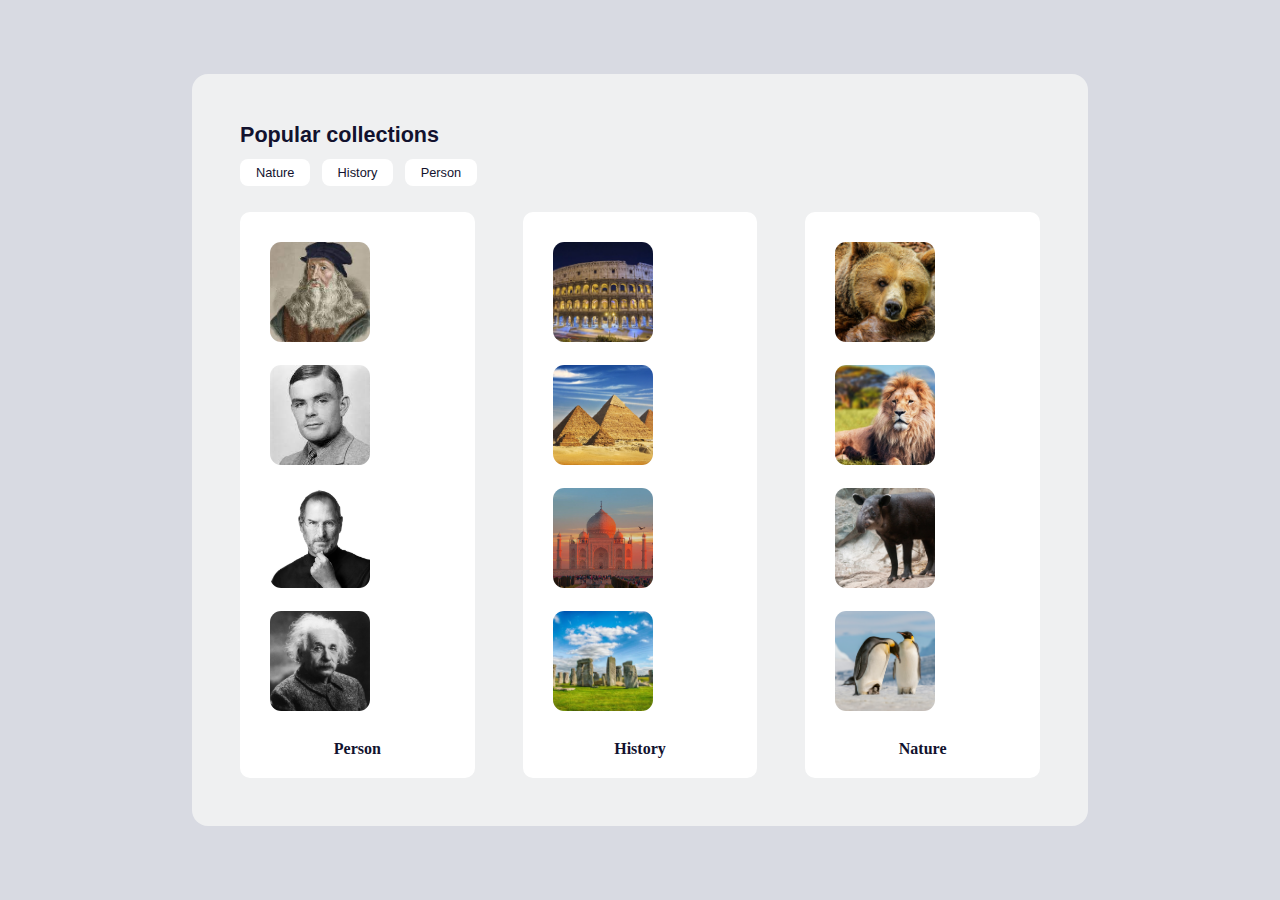
<file: 2_DataDivers3 (2) (2)/2_DataDivers3/index.html>
<!DOCTYPE html>
<html lang="en">
<head>
    <meta charset="UTF-8">
    <meta name="viewport" content="width=device-width, initial-scale=1.0">
    <link rel="stylesheet" href="https://unicons.iconscout.com/release/v4.0.8/css/line.css">
    <title> Image gallery</title>
    <link rel="stylesheet" href="style.css">
    <script src="script.js"></script>
</head>
<body>
    <main>
        <h2>
            Popular collections
        </h2>
        <ul class="categories">
            
            
            <li>
                <a class="category"> Nature </a>
            </li>
            <li>
                <a class="category"> History </a>
            </li>
            <li>
                <a class="category"> Person </a>
            </li>
        </ul>

        <section class="galleries">

            <article class="gallery" data-category="person">
                <div class="gallery_images">

                <div  class="gallery_images-thumbnail">
                    <img src="Assets/project-1-of-5-assets-main/person_images/leo_da_vinci.jpeg" alt="Person One" class="gallery-thumbnail" onclick="openGallery('profile')">
                    <img src="Assets/project-1-of-5-assets-main/person_images/alan_turing.jpeg" alt=" Person Two" class="gallery-thumbnail" onclick="openGallery('profile')">
                    <img src="Assets/project-1-of-5-assets-main/person_images/steve_jobs.jpg" alt="Person Three" class="gallery-thumbnail" onclick="openGallery('profile')">
                    <img src="Assets/project-1-of-5-assets-main/person_images/albert_einstein.jpg" alt="Person Four" class="gallery-thumbnail" onclick="openGallery('profile')">
                </div>
                
                </div>
                <div class="gallery_info">
                     <p>Person</p>
                     <small><i class="uis uis-image-v"></i></small>
                </div>
            </article>

            <article class="gallery" data-category="history">
                <div class="gallery_images">

                <div  class="gallery_images-thumbnail">
                    <img src="Assets/project-1-of-5-assets-main/history_images/colosseum.jpg" alt="History One" class="gallery-thumbnail" onclick="openGall('profile')">
                    <img src="Assets/project-1-of-5-assets-main/history_images/pyramids_of_giza.jpg" alt="History Two" class="gallery-thumbnail" onclick="openGall('profile')">
                    <img src="Assets/project-1-of-5-assets-main/history_images/taj_mahal.jpg" alt="history Three" class="gallery-thumbnail" onclick="openGall('profile')">
                    <img src="Assets/project-1-of-5-assets-main/history_images/stonehenge.jpg" alt="History Four" class="gallery-thumbnail" onclick="openGall('profile')">
                </div>
                
                </div>
                <div class="gallery_info">
                     <p>History</p>
                     <small><i class="uis uis-image-v"></i></small>
                </div>
            </article>

            <article class="gallery" data-category="nature">
                <div class="gallery_images">

                <div  class="gallery_images-thumbnail">
                    <img src="Assets/project-1-of-5-assets-main/nature_images/nature3.jpg" alt="Nature One" class="gallery-thumbnail" onclick="opengal('profile')">
                    <img src="Assets/project-1-of-5-assets-main/nature_images/nature1.jpg" alt="Nature Two" class="gallery-thumbnail" onclick="opengal('profile')">
                    <img src="Assets/project-1-of-5-assets-main/nature_images/nature5.jpeg" alt="Nature Three" class="gallery-thumbnail" onclick="opengal('profile')">
                    <img src="Assets/project-1-of-5-assets-main/nature_images/nature4.jpg" alt="Nature Four" class="gallery-thumbnail" onclick="opengal('profile')">
                </div>
                
                </div>
                <div class="gallery_info">
                     <p>Nature</p>
                     <small><i class="uis uis-image-v"></i></small>
                </div>
            </article>
            
        </section>
    </main>
    
</body>
</html>
</file>
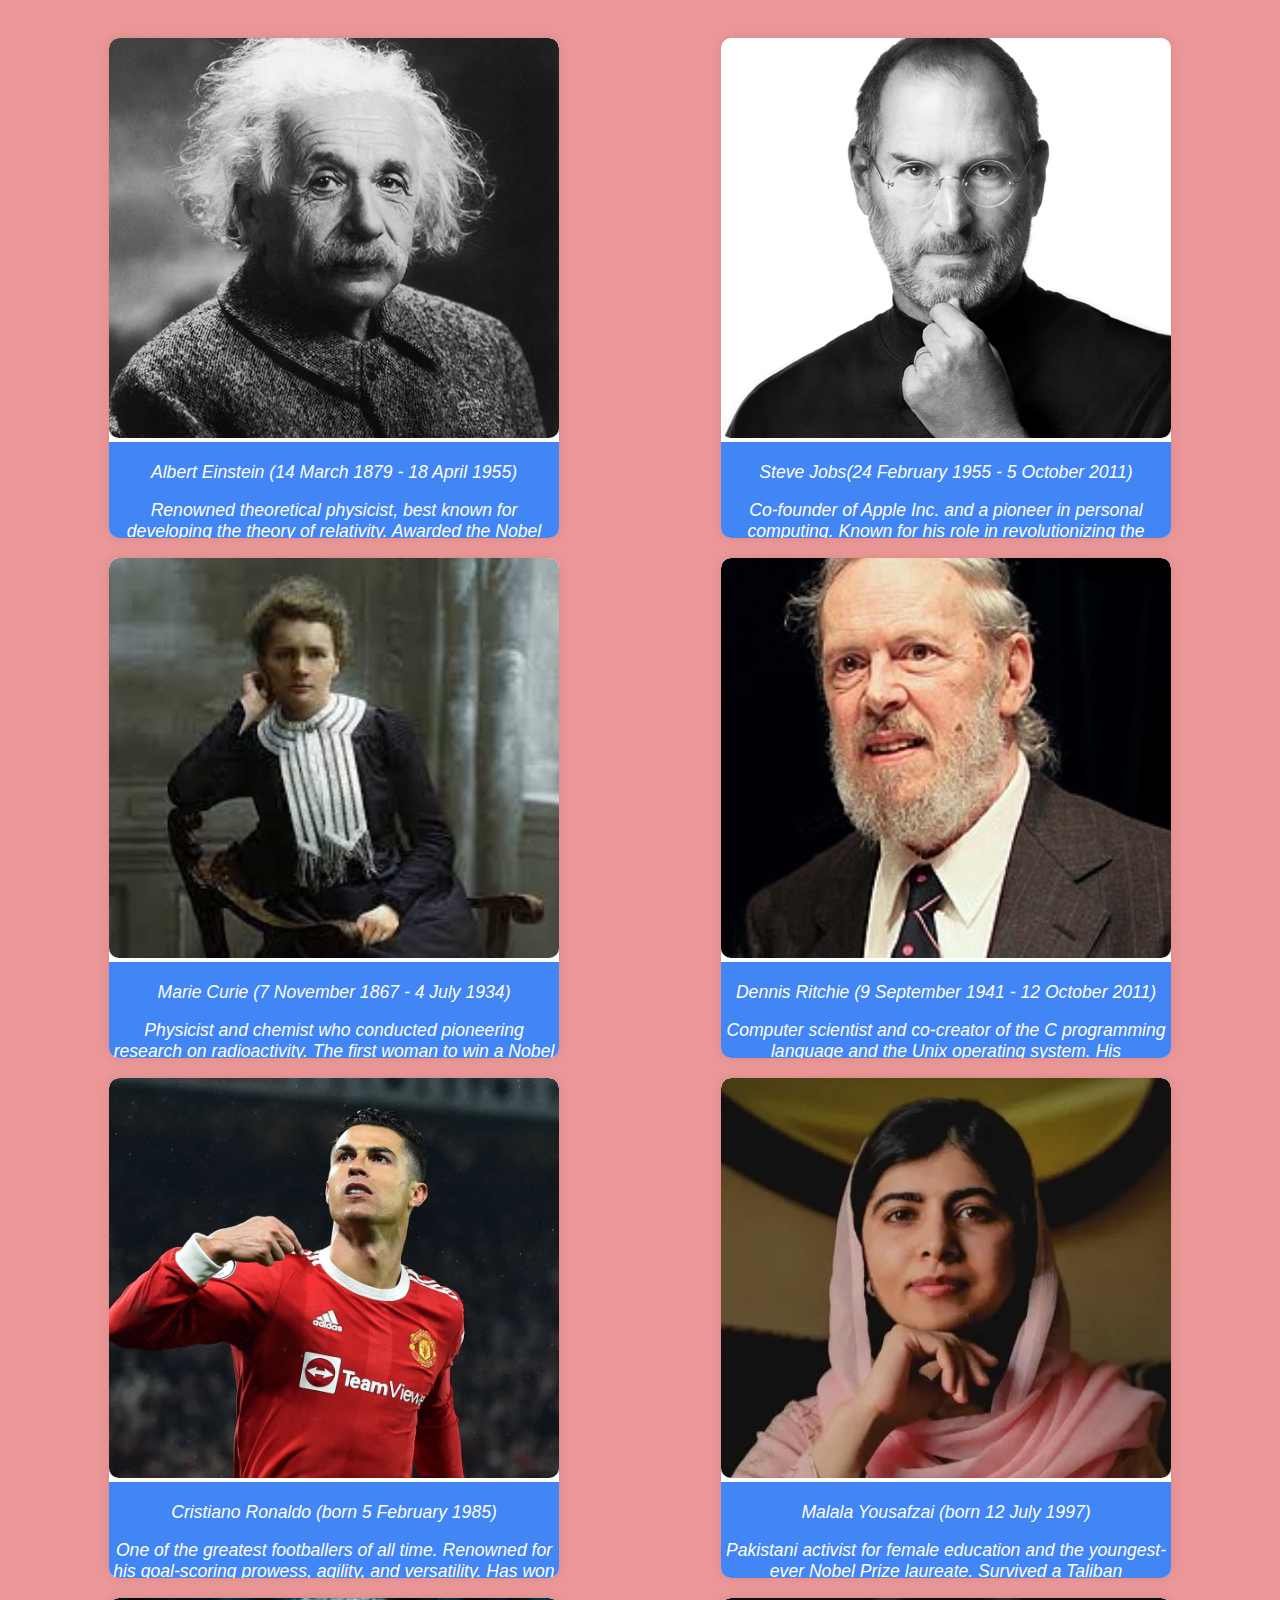
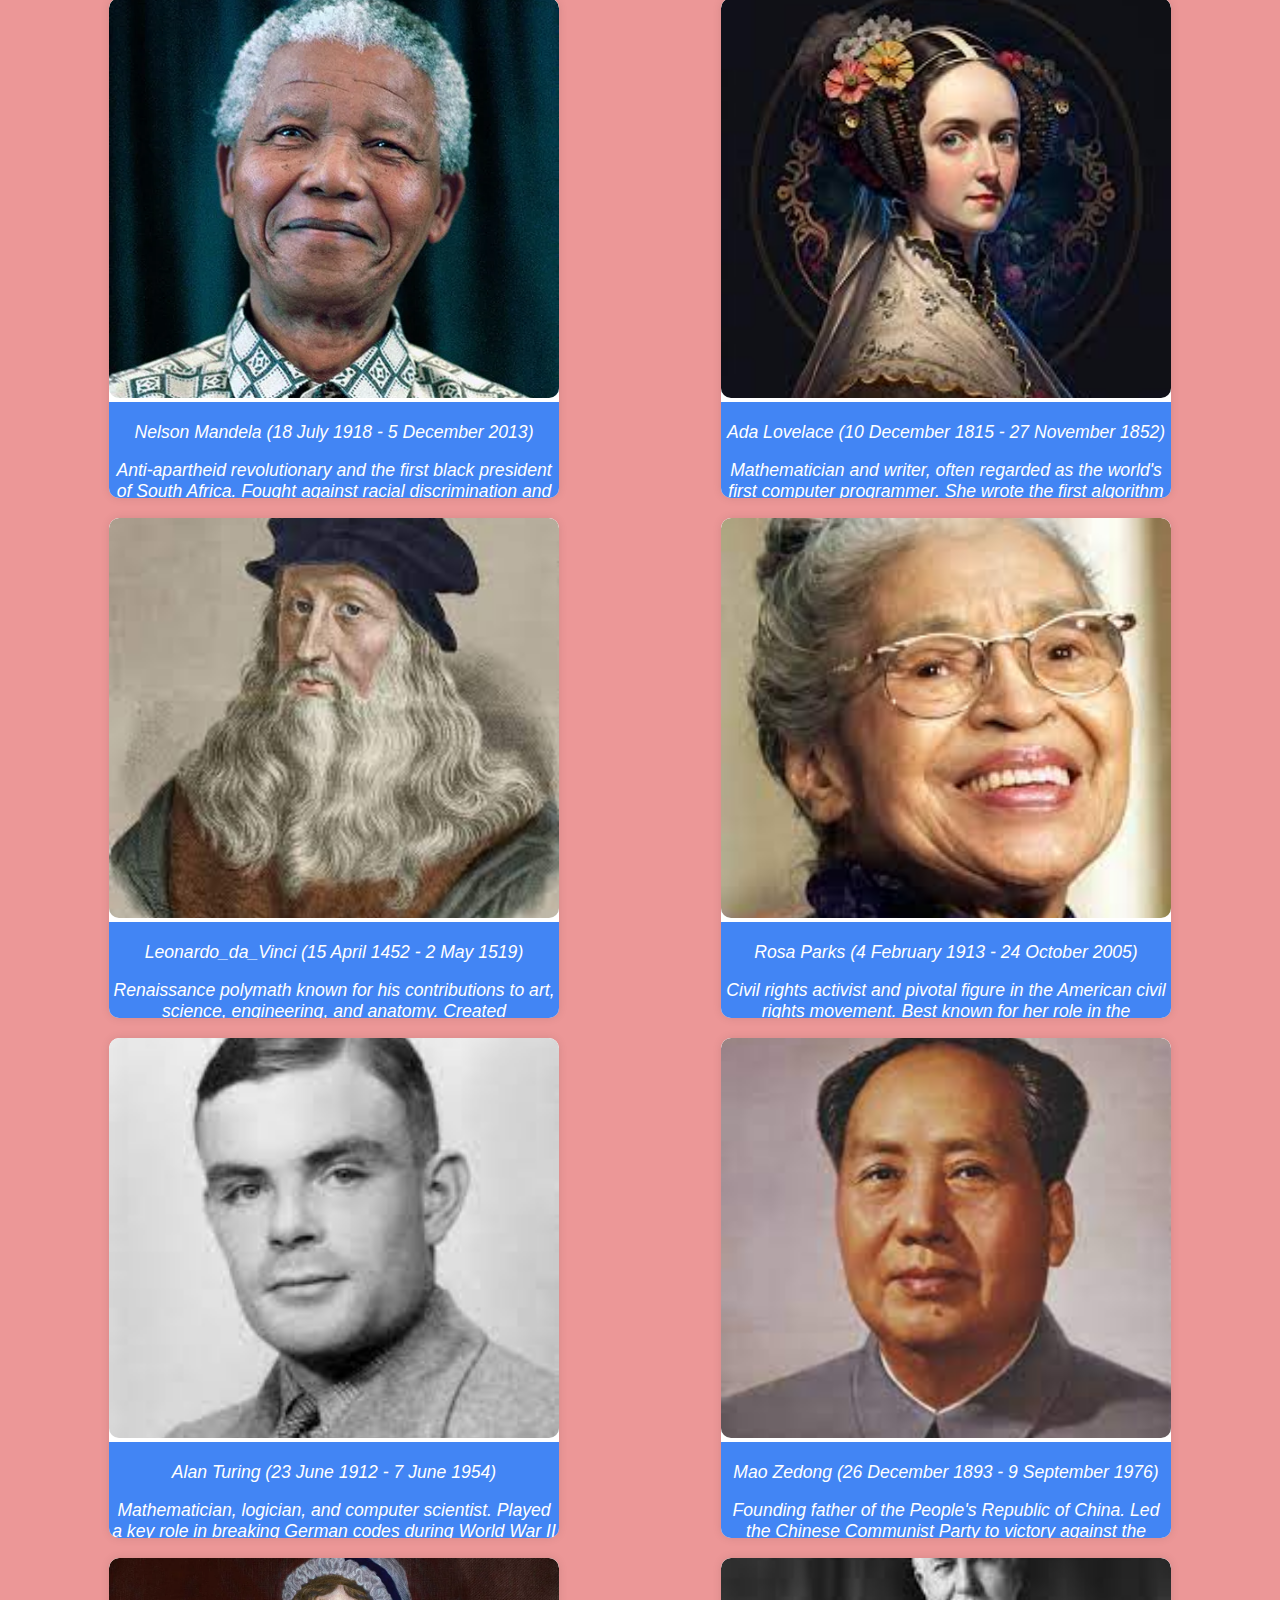
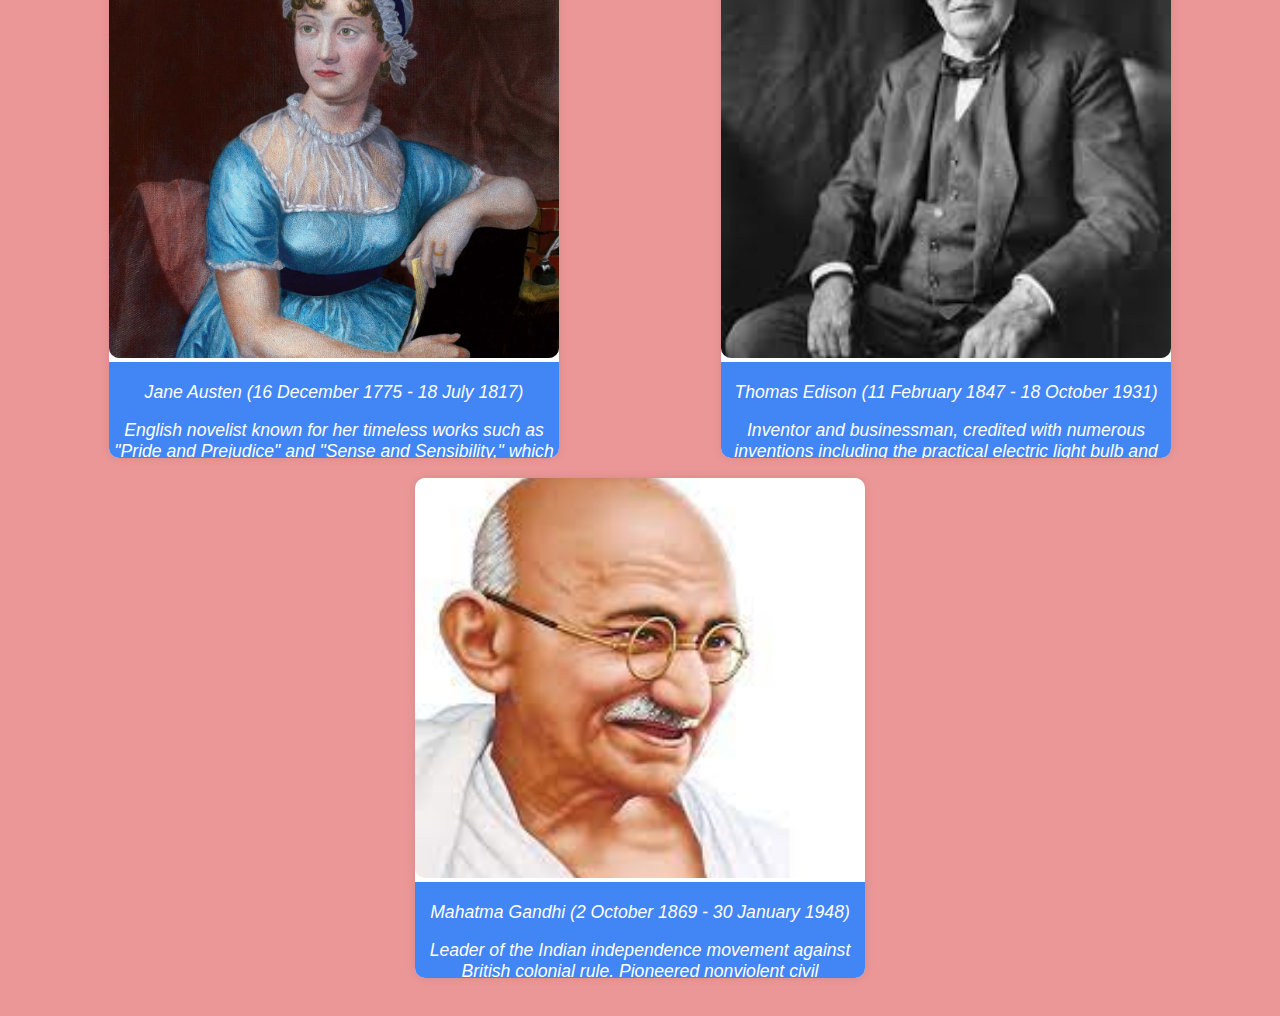
<file: 2_DataDivers3 (2) (2)/2_DataDivers3/another.html>
<!DOCTYPE html>
<html lang="en">
<head>
    <meta charset="UTF-8">
    <meta name="viewport" content="width=device-width, initial-scale=1.0">
    <title>Gallery</title>
    <link rel="stylesheet" href="gallery.css">
</head>
<body>

    <div class="gallery">
        <!-- Example image data with Wikipedia links -->
        
        <!-- Add more gallery items as needed -->
        <div class="gallery-item">
            <img src="Assets/project-1-of-5-assets-main/person_images/albert_einstein.jpg" alt="Albert Einstein">
            <a href="https://en.wikipedia.org/wiki/Albert_Einstein" class="wikipedia-link">
                <p>Albert Einstein (14 March 1879 - 18 April 1955)</p>
                <p>Renowned theoretical physicist, best known for developing the theory of relativity. Awarded the Nobel Prize in Physics in 1921 for his explanation of the photoelectric effect.</p>
            </a>
        </div>

        <div class="gallery-item">
            <img src="Assets/project-1-of-5-assets-main/person_images/steve_jobs.jpg" alt="Steve Jobs">
            <a href="https://en.wikipedia.org/wiki/Steve_Jobs" class="wikipedia-link">
                <p>Steve Jobs(24 February 1955 - 5 October 2011)</p>
                <p>Co-founder of Apple Inc. and a pioneer in personal computing. Known for his role in revolutionizing the technology industry with products like the Macintosh, iPod, iPhone, and iPad.</p>
            </a>
        </div>
        
        <div class="gallery-item">
            <img src="Assets/project-1-of-5-assets-main/person_images/marie_curie.jpeg" alt="Marie Curie">
            <a href="https://en.wikipedia.org/wiki/Marie_Curie" class="wikipedia-link">
                <p>Marie Curie (7 November 1867 - 4 July 1934)</p>
                <p>Physicist and chemist who conducted pioneering research on radioactivity. The first woman to win a Nobel Prize and remains the only person to have received Nobel Prizes in two different scientific fields.</p>
            </a>
        </div>

        <div class="gallery-item">
            <img src="Assets/project-1-of-5-assets-main/person_images/dennis_ritchie.jpg" alt="Dennis Ritchie">
            <a href="https://en.wikipedia.org/wiki/Dennis_Ritchie" class="wikipedia-link">
                <p>Dennis Ritchie (9 September 1941 - 12 October 2011)</p>
                <p>Computer scientist and co-creator of the C programming language and the Unix operating system. His contributions laid the foundation for modern software development.</p>
            </a>
        </div>
        
        <div class="gallery-item">
            <img src="Assets/project-1-of-5-assets-main/person_images/christiano_ronaldo.jpg" alt="Christiano Ronaldo">
            <a href="https://en.wikipedia.org/wiki/Cristiano_Ronaldo" class="wikipedia-link">
                <p> Cristiano Ronaldo (born 5 February 1985)</p>
                <p>One of the greatest footballers of all time. Renowned for his goal-scoring prowess, agility, and versatility. Has won numerous awards, including multiple FIFA Ballon d'Or titles.</p>
            </a>
        </div>

        <div class="gallery-item">
            <img src="Assets/project-1-of-5-assets-main/person_images/malala_yousafzai.webp" alt="Malala Yousafzai">
            <a href="https://en.wikipedia.org/wiki/Malala_Yousafzai" class="wikipedia-link">
                <P>Malala Yousafzai (born 12 July 1997)</P>
                <p>Pakistani activist for female education and the youngest-ever Nobel Prize laureate. Survived a Taliban assassination attempt for her advocacy of girls' education, and continues to be a global symbol for the rights of girls to receive an education.</p>
            </a>
        </div>
        
        <div class="gallery-item">
            <img src="Assets/project-1-of-5-assets-main/person_images/nelson_mandela.webp" alt="Nelson Mandela">
            <a href="https://en.wikipedia.org/wiki/Nelson_Mandela" class="wikipedia-link">
                <p>Nelson Mandela (18 July 1918 - 5 December 2013)</p>
                <p>Anti-apartheid revolutionary and the first black president of South Africa. Fought against racial discrimination and played a crucial role in ending apartheid.</p>
            </a>
        </div>

        <div class="gallery-item">
            <img src="Assets/project-1-of-5-assets-main/person_images/ada_lovelace.jpeg" alt="Ada Lovelace">
            <a href="https://en.wikipedia.org/wiki/Ada_Lovelace" class="wikipedia-link">
                <p>Ada Lovelace (10 December 1815 - 27 November 1852)</p>
                <p>Mathematician and writer, often regarded as the world's first computer programmer. She wrote the first algorithm intended for implementation on Charles Babbage's Analytical Engine.</p>
            </a>
        </div>

        <div class="gallery-item">
            <img src="Assets/project-1-of-5-assets-main/person_images/leo_da_vinci.jpeg" alt="Leonardo da Vinci">
            <a href="https://en.wikipedia.org/wiki/Leonardo_da_Vinci" class="wikipedia-link">
                <p>Leonardo_da_Vinci (15 April 1452 - 2 May 1519)</p>
                <p>Renaissance polymath known for his contributions to art, science, engineering, and anatomy. Created masterpieces like the Mona Lisa and The Last Supper.</p>
            </a>
        </div>
       
        <div class="gallery-item">
            <img src="Assets/project-1-of-5-assets-main/person_images/rosa_parks.jpeg" alt="">
            <a href="https://en.wikipedia.org/wiki/Rosa_Parks" class="wikipedia-link">
                <p>Rosa Parks (4 February 1913 - 24 October 2005)</p>
                <p>Civil rights activist and pivotal figure in the American civil rights movement. Best known for her role in the Montgomery Bus Boycott after refusing to give up her seat to a white man.</p>
            </a>
        </div>

        <div class="gallery-item">
            <img src="Assets/project-1-of-5-assets-main/person_images/alan_turing.jpeg" alt="Alan Turing">
            <a href="https://en.wikipedia.org/wiki/Alan_Turing" class="wikipedia-link">
                <p>Alan Turing (23 June 1912 - 7 June 1954) </p>
                <p>Mathematician, logician, and computer scientist. Played a key role in breaking German codes during World War II and is considered the father of computer science.</p>
            </a>
        </div>

        <div class="gallery-item">
            <img src="Assets/project-1-of-5-assets-main/person_images/mao_zedong.jpeg" alt="Mao Zedong">
            <a href="https://en.wikipedia.org/wiki/Mao_Zedong" class="wikipedia-link">
                <p>Mao Zedong (26 December 1893 - 9 September 1976)</p>
                <p>Founding father of the People's Republic of China. Led the Chinese Communist Party to victory against the Nationalists, establishing communist rule in China.</p>
            </a>
        </div>

        <div class="gallery-item">
            <img src="Assets/project-1-of-5-assets-main/person_images/jane_austen.webp" alt="Jane Austen">
            <a href="https://en.wikipedia.org/wiki/Jane_Austen" class="wikipedia-link">
                <p>Jane Austen (16 December 1775 - 18 July 1817)</p>
                <p>English novelist known for her timeless works such as "Pride and Prejudice" and "Sense and Sensibility," which explore themes of love, morality, and societal expectations.</p>
            </a>
        </div>

        <div class="gallery-item">
            <img src="Assets/project-1-of-5-assets-main/person_images/thomas_edison.jpeg" alt="Thomas Edison">
            <a href="https://en.wikipedia.org/wiki/Thomas_Edison" class="wikipedia-link">
                <p>Thomas Edison (11 February 1847 - 18 October 1931)</p>
                <p>Inventor and businessman, credited with numerous inventions including the practical electric light bulb and the phonograph. A key figure in the development of the modern industrial research laboratory.</p>
            </a>
        </div>

        <div class="gallery-item">
            <img src="Assets/project-1-of-5-assets-main/person_images/gandhi.jpeg" alt="Mahatma Gandhi">
            <a href="https://en.wikipedia.org/wiki/Mahatma_Gandhi" class="wikipedia-link">
                <p>Mahatma Gandhi (2 October 1869 - 30 January 1948)</p>
                <p>Leader of the Indian independence movement against British colonial rule. Pioneered nonviolent civil disobedience as a powerful tool for social and political change.</p>
            </a>
        </div>

    </div>
</body>
</html>
</file>
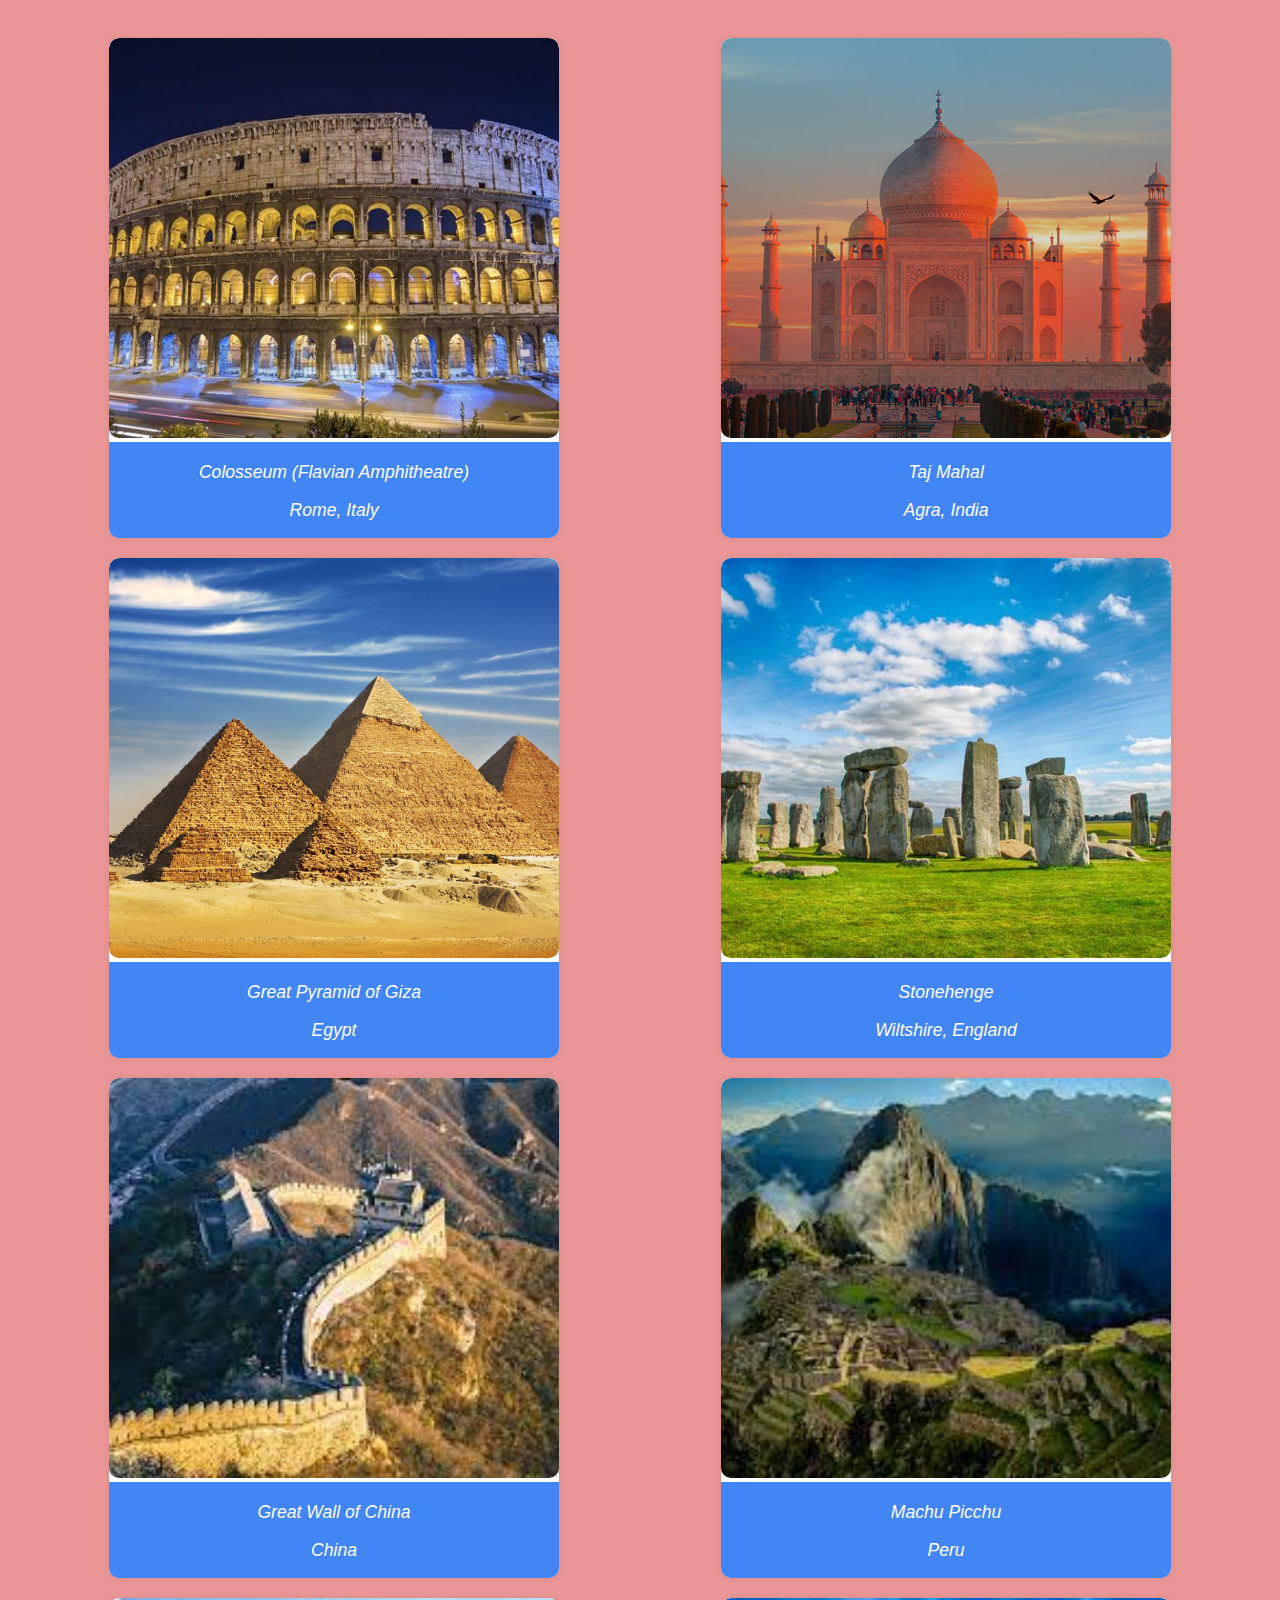
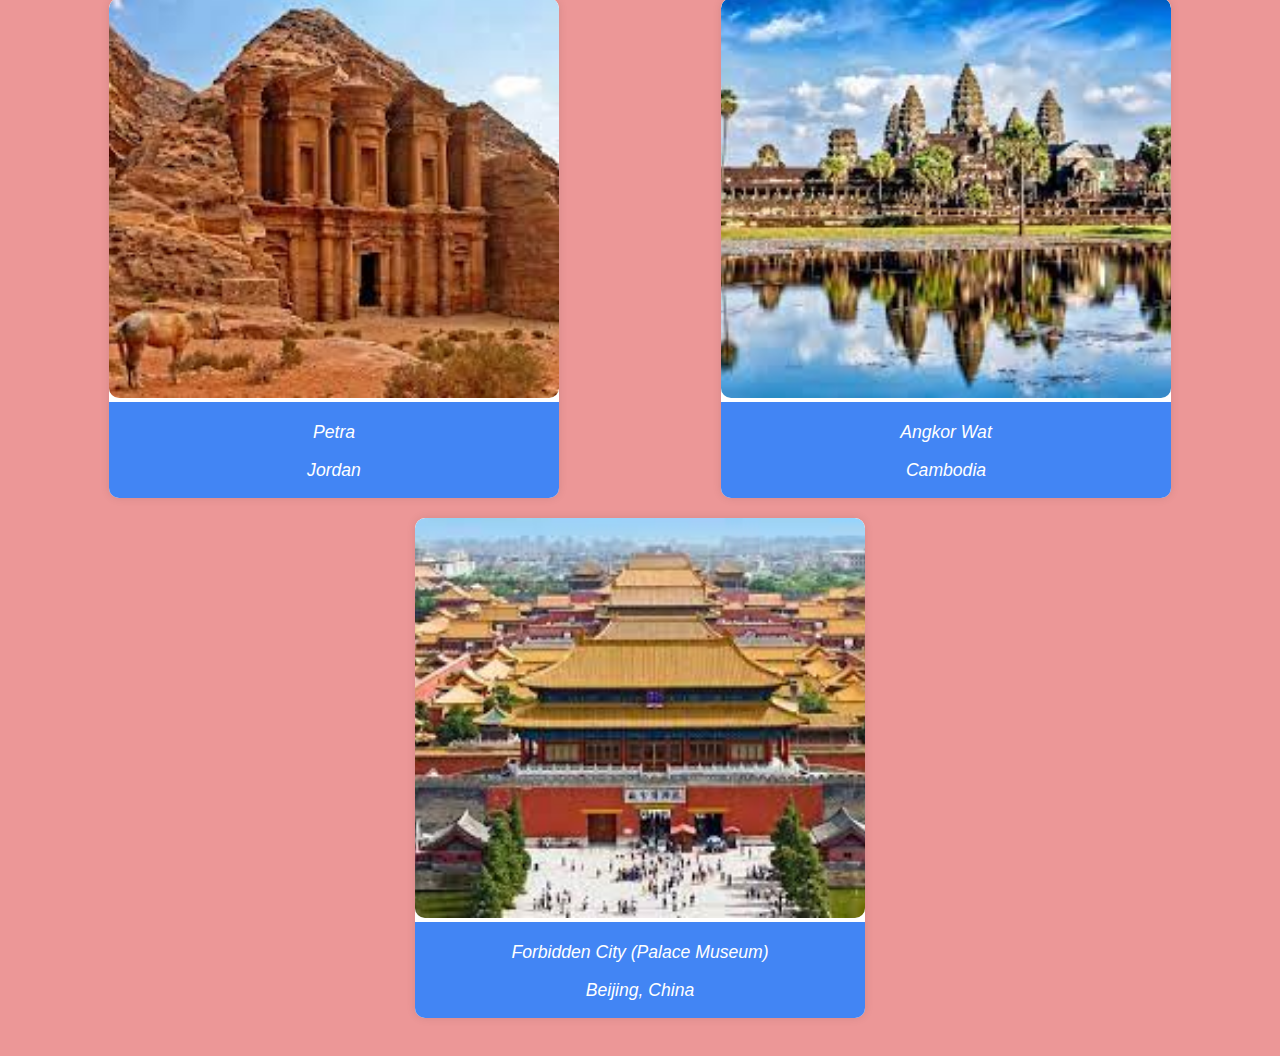
<file: 2_DataDivers3 (2) (2)/2_DataDivers3/history.html>
<!DOCTYPE html>
<html lang="en">
<head>
    <meta charset="UTF-8">
    <meta name="viewport" content="width=device-width, initial-scale=1.0">
    <title>Gallery</title>
    <link rel="stylesheet" href="gallery.css">
</head>
<body>
    <div class="gallery">
        <!-- Example image data with Wikipedia links -->
        
        <!-- Add more gallery items as needed -->
        <div class="gallery-item">
            <img src="Assets/project-1-of-5-assets-main/history_images/colosseum.jpg" alt="Colosseum">
            <a href="https://en.wikipedia.org/wiki/Colosseum" class="wikipedia-link">
                <p>Colosseum (Flavian Amphitheatre)</p>
                <p>Rome, Italy</p>
            </a>
        </div>

        <div class="gallery-item">
            <img src="Assets/project-1-of-5-assets-main/history_images/taj_mahal.jpg" alt="Taj Mahal">
            <a href="https://en.wikipedia.org/wiki/Taj_Mahal" class="wikipedia-link">
                <p>Taj Mahal</p>
                <p>Agra, India</p>
            </a>
        </div>

        <div class="gallery-item">
            <img src="Assets/project-1-of-5-assets-main/history_images/pyramids_of_giza.jpg" alt="Pyramids of Giza">
            <a href="https://en.wikipedia.org/wiki/Great_Pyramid_of_Giza" class="wikipedia-link">
                <p>Great Pyramid of Giza</p>
                <p>Egypt</p>
            </a>
        </div>

        <div class="gallery-item">
            <img src="Assets/project-1-of-5-assets-main/history_images/stonehenge.jpg" alt="Stonehenge">
            <a href="https://en.wikipedia.org/wiki/Stonehenge" class="wikipedia-link">
                <p>Stonehenge</p>
                <p>Wiltshire, England</p>
            </a>
        </div>

        <div class="gallery-item">
            <img src="Assets/project-1-of-5-assets-main/history_images/great_wall.jpeg" alt="Great Wall of China">
            <a href="https://en.wikipedia.org/wiki/Great_Wall_of_China" class="wikipedia-link">
                <p>Great Wall of China</p>
                <p>China</p>
            </a>
        </div>

        <div class="gallery-item">
            <img src="Assets/project-1-of-5-assets-main/history_images/machu_picchu.jpeg" alt="Machu Picchu">
            <a href="https://en.wikipedia.org/wiki/Machu_Picchu" class="wikipedia-link">
                <p>Machu Picchu</p>
                <p>Peru</p>
            </a>
        </div>

        <div class="gallery-item">
            <img src="Assets/project-1-of-5-assets-main/history_images/petra.jpeg" alt="Petra">
            <a href="https://en.wikipedia.org/wiki/Petra" class="wikipedia-link">
                <p>Petra</p>
                <p>Jordan</p>
            </a>
        </div>

        <div class="gallery-item">
            <img src="Assets/project-1-of-5-assets-main/history_images/angkor_wat.jpeg" alt="Angkor Wat">
            <a href="https://en.wikipedia.org/wiki/Angkor_Wat" class="wikipedia-link">
                <p>Angkor Wat</p>
                <p>Cambodia</p>
            </a>
        </div>

        <div class="gallery-item">
            <img src="Assets/project-1-of-5-assets-main/history_images/forbidden_city.jpeg" alt="Forbidden City">
            <a href="https://en.wikipedia.org/wiki/Forbidden_City" class="wikipedia-link">
                <p>Forbidden City (Palace Museum)</p>
                <p>Beijing, China</p>
            </a>
        </div>

    </div>
</body>
</html>
</file>
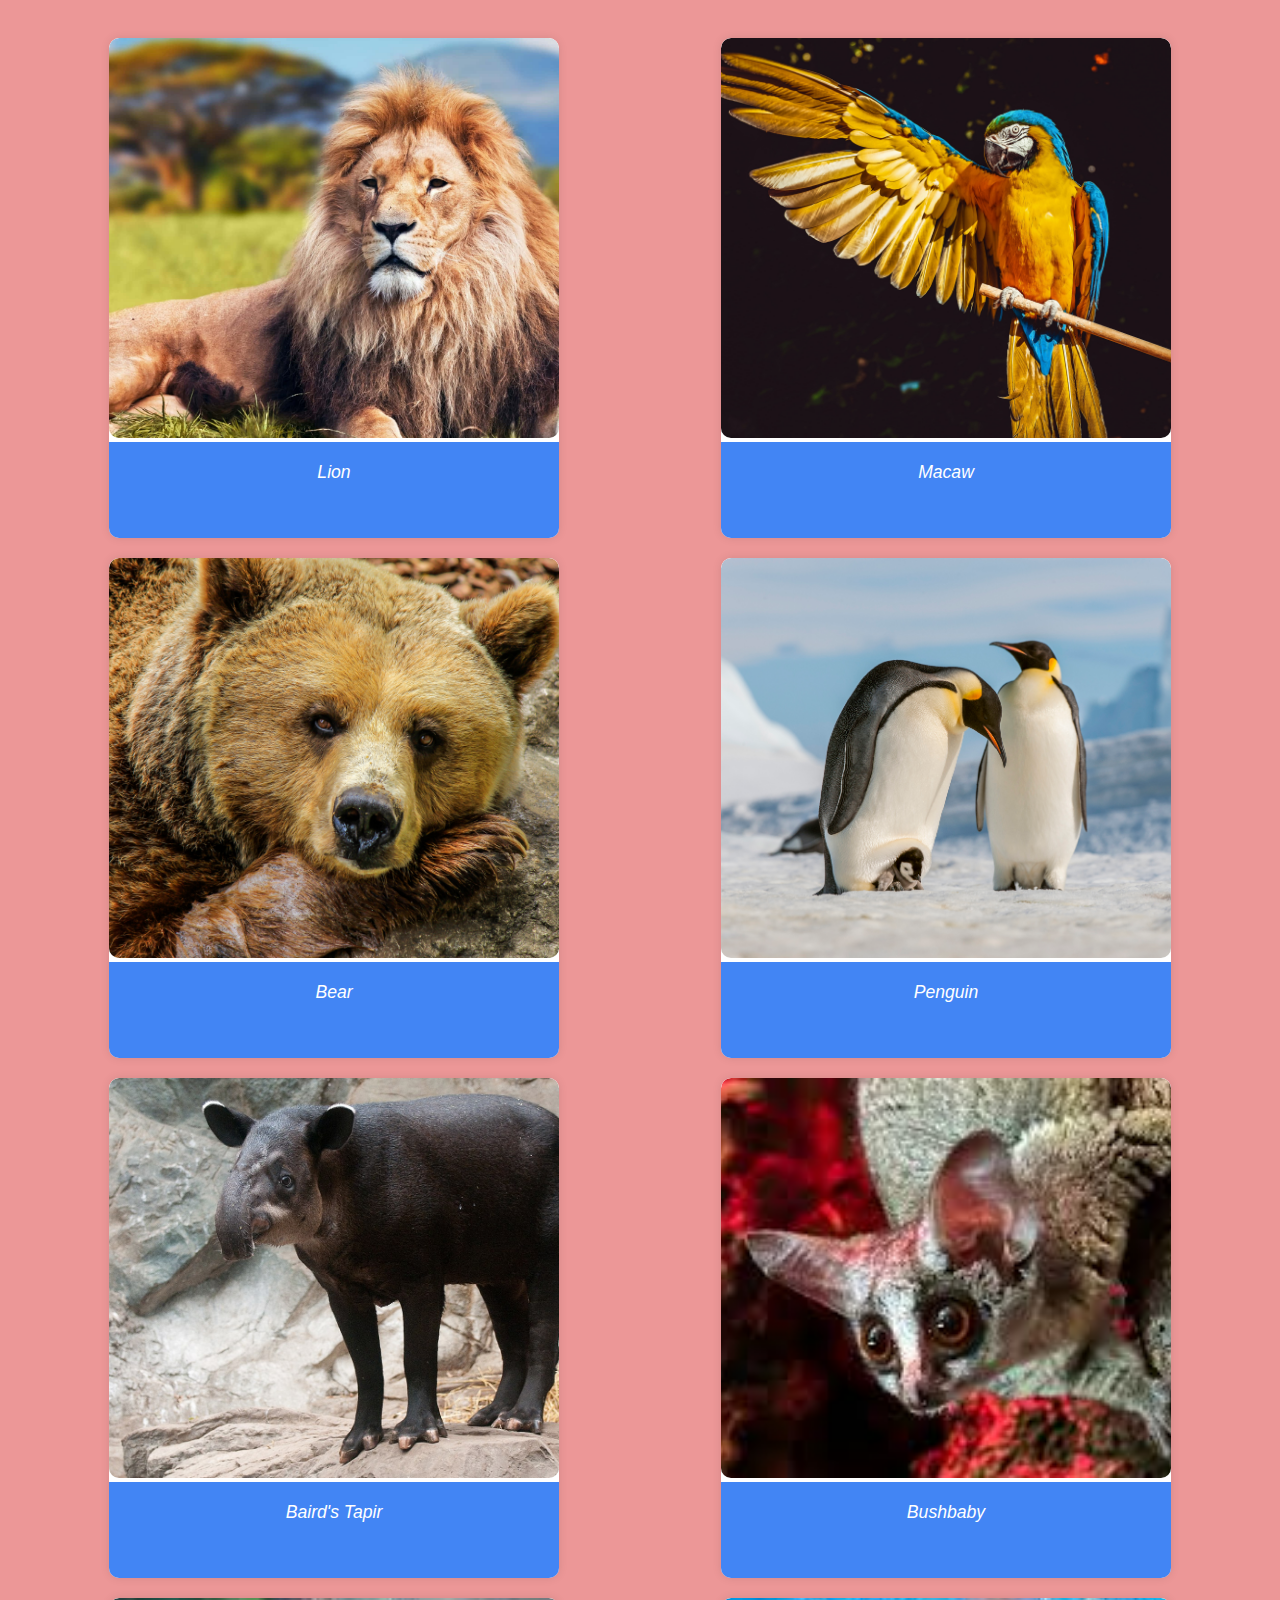
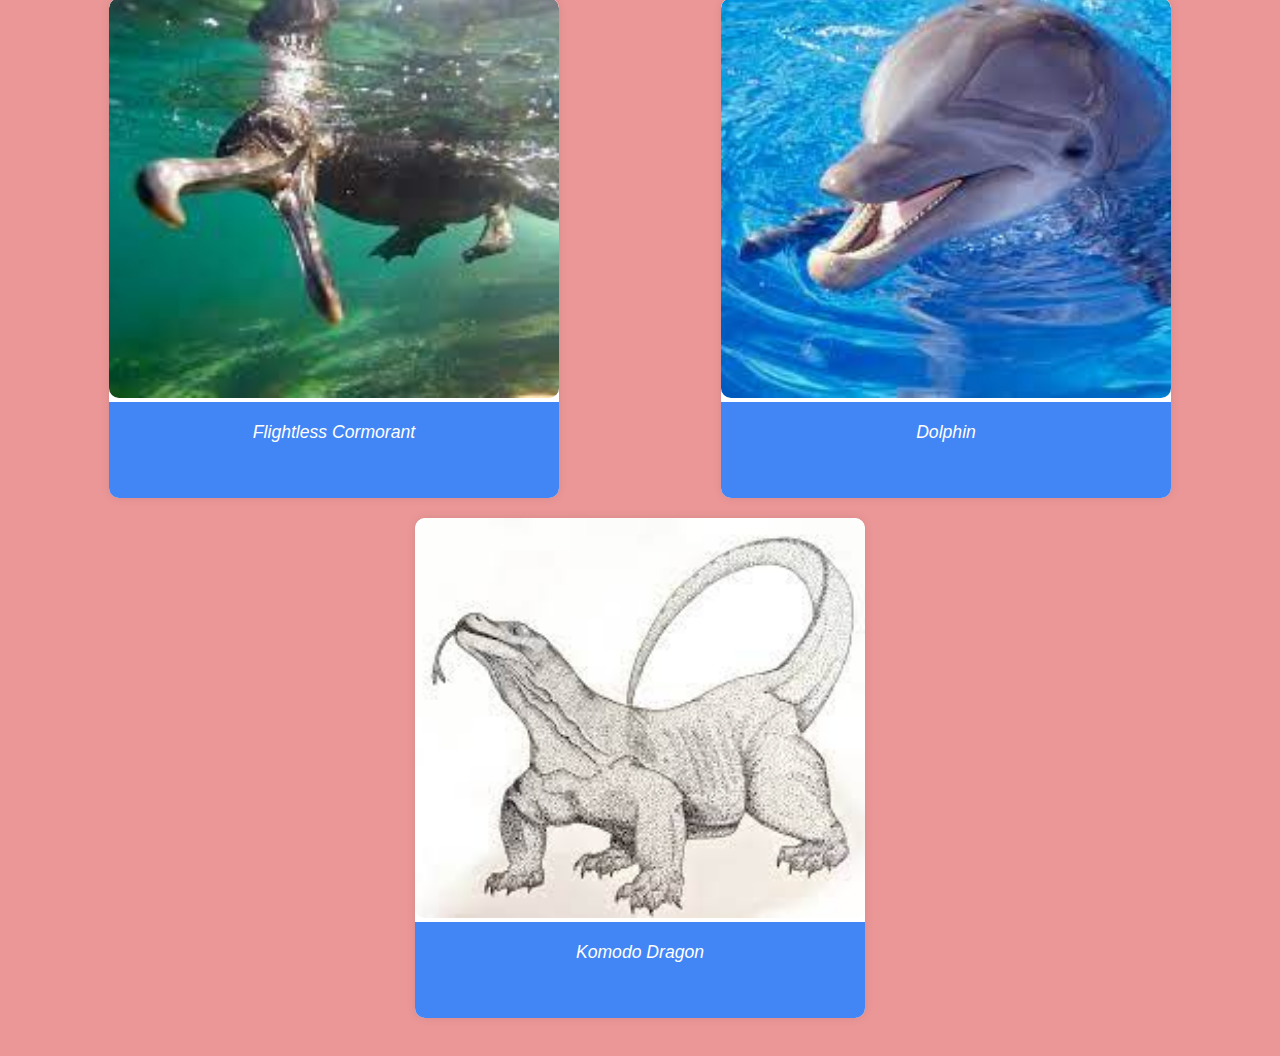
<file: 2_DataDivers3 (2) (2)/2_DataDivers3/nature.html>
<!DOCTYPE html>
<html lang="en">
<head>
    <meta charset="UTF-8">
    <meta name="viewport" content="width=device-width, initial-scale=1.0">
    <title>Gallery</title>
    <link rel="stylesheet" href="gallery.css">
</head>
<body>
    <div class="gallery">
        <!-- Example image data with Wikipedia links -->

        <!-- Add more gallery items as needed -->
        <div class="gallery-item">
            <img src="Assets/project-1-of-5-assets-main/nature_images/nature1.jpg" alt="Image 1">
            <a href="https://en.wikipedia.org/wiki/Lion" class="wikipedia-link">
                <p>Lion</p>
            </a>
        </div>

        <div class="gallery-item">
            <img src="Assets/project-1-of-5-assets-main/nature_images/nature2.jpg" alt="Image 2">
            <a href="https://en.wikipedia.org/wiki/Macaw" class="wikipedia-link">
                <p>Macaw</p>
            </a>
        </div>

        <div class="gallery-item">
            <img src="Assets/project-1-of-5-assets-main/nature_images/nature3.jpg" alt="Image 3">
            <a href=" https://en.wikipedia.org/wiki/Bear" class="wikipedia-link">
                <p>Bear</p>
            </a>
        </div>

        <div class="gallery-item">
            <img src="Assets/project-1-of-5-assets-main/nature_images/nature4.jpg" alt="Image 4">
            <a href="https://en.wikipedia.org/wiki/Penguin" class="wikipedia-link">
                <p>Penguin</p>
            </a>
        </div>

        <div class="gallery-item">
            <img src="Assets/project-1-of-5-assets-main/nature_images/nature5.jpeg" alt="Image 5">
            <a href="https://en.wikipedia.org/wiki/Baird%27s_tapir" class="wikipedia-link">
                <p>Baird's Tapir</p>
            </a>
        </div>

        <div class="gallery-item">
            <img src="Assets/project-1-of-5-assets-main/nature_images/nature6.jpeg" alt="Image 6">
            <a href="https://en.wikipedia.org/wiki/Galago" class="wikipedia-link">
                <p>Bushbaby</p>
            </a>
        </div>

        <div class="gallery-item">
            <img src="Assets/project-1-of-5-assets-main/nature_images/nature7.jpeg" alt="Image 7">
            <a href="https://en.wikipedia.org/wiki/Flightless_cormorant" class="wikipedia-link">
                <p>Flightless Cormorant</p>
            </a>
        </div>

        <div class="gallery-item">
            <img src="Assets/project-1-of-5-assets-main/nature_images/nature8.jpeg" alt="Image 8">
            <a href="https://en.wikipedia.org/wiki/Dolphin" class="wikipedia-link">
                <p>Dolphin</p>
            </a>
        </div>

        <div class="gallery-item">
            <img src="Assets/project-1-of-5-assets-main/nature_images/nature9.jpeg" alt="Image 9">
            <a href="https://en.wikipedia.org/wiki/Komodo_dragon" class="wikipedia-link">
                <p>Komodo Dragon</p>
            </a>
        </div>

    </div>
</body>
</html>
</file>
<file: 2_DataDivers3 (2) (2)/2_DataDivers3/style.css>
*{
    margin: 0;
    padding: 0;
    list-style: none;
    box-sizing: border-box; 
}

:root{
    --color-body-bg:#d8dae2;
    --color-white:#fff;
    --color-light: #eff0f1;
    --color-dark:#12122e;
    --transition: all 300ms ease;

}

body {
    background: var(--color-body-bg);
    display: grid;
    place-items: center;
    height: 100vh; 
    font-family: "Poppins", sans-serif;
    font-size: 0.9rem;
    color: var(--color-dark);
    overflow: hidden; /* Prevent vertical scrolling */
}

main {
    background: var(--color-light);
    width: 70%;
    max-width: 1200px; 
    padding: 3rem;
    border-radius: 1rem;
    overflow: auto; /* Enable scrolling for main content if needed */
}

img{
    display: block;
    width: 100%;
    object-fit: cover;
    transition: var(--transition);
}



.categories{
    display: flex;
    margin: 1rem 0 2rem;
    gap: 0.7rem;
    flex-wrap: wrap;
}

.category{
    background: var(--color-white) ;
 padding: 0.4rem 1rem;
 border-radius: 0.5rem;
 font-size: 0.8rem;
 transition: var(--transition);
}

.category:hover{
    background: var(--color-dark);
    color: var(--color-white);
    cursor: pointer;
   

}
.galleries{
    display: grid;
    grid-template-columns: 1fr 1fr
    1fr;
    gap: 3rem;
}

.gallery{

    display: flex;
    flex-direction: column;
    gap: 1rem;
    background: var(--color-white);
    padding: 1rem;
    border: 1rem;
    border: 4px solid transparent;
    transition:var(--transition);
    position: relative;
    overflow: hidden;
    border-radius: 10px;
    transition: transform 0.3s ease-in-out;
}


.gallery:hover{
    border-color: var(--color-white) ;
    background: transparent;
    transform: scale(1.05);
}

.gallery:hover img{

    filter: saturate(0 );
}

.gallery_images-thumbnail img{
    display: inline;
    aspect-ratio: 2/2;
    border-radius: 0.7rem;
}

.gallery_info{
    display: flex;
    justify-content: space-between;
    align-items: center;
}

.gallery_info p{
    font-family: cursive;
    font-size: medium;
    font-weight: 600;
    text-align: center;
}

@media screen and (max-width:600px){
    body{
       display: block;
       padding: 2rem 1rem 4rem;
       height: auto;
    }
    main{
        width: 100%;
        padding: 0;
        background: transparent;
    }
    .category{

        padding: 0.7rem 1rem;
        display: inline-block;
    }
    .galleries{
        grid-template-columns: 1fr;
        gap: 1.5rem;
    }
}
.gallery-thumbnail {
    width: 100%;
    height: auto;
    display: block;
}

.gallery-info {
    position: absolute;
    bottom: 0;
    left: 0;
    right: 0;
    background: rgba(0, 0, 0, 0.7);
    color: #fff;
    padding: 10px;
    text-align: center;
    opacity: 0;
    transition: opacity 0.3s ease-in-out;
}

.gallery:hover .gallery-info {
    opacity: 1;
}
.gallery {
    display: flex;
    justify-content: center;
    align-items: center;
}

.gallery img {
    width: 100px; /* Set your preferred thumbnail size */
    margin: 10px; /* Adjust margin as needed */
    cursor: pointer;
}
</file>
<file: 2_DataDivers3 (2) (2)/2_DataDivers3/gallery.css>
#gallery {
    display: flex;
    flex-wrap: wrap;
    justify-content: center;
}

.gallery-item {
    position: relative;
    margin: 10px;
    overflow: hidden;
}

.gallery-item img {
    width: 100px; /* Set your preferred image size */
    border-radius: 10px;
    transition: transform 0.3s ease-in-out;
}

.gallery-item:hover img {
    transform: scale(1.09);
}

.image-description {
    position: absolute;
    bottom: 0;
    left: 0;
    right: 0;
    background: rgba(255, 255, 255, 0.8);
    padding: 10px;
    text-align: center;
    opacity: 0;
    transition: opacity 0.3s ease-in-out;
}

.gallery-item:hover .image-description {
    opacity: 1;
}

/* Youtube link concept
.youtube-link {
    display: block;
    text-align: center;
    color: #ff0000; 
}
*/


 body {
            background-color: #ec9797; /* Bright background color */
            padding: 20px; /* Padding for the entire page */
            font-family: Arial, sans-serif;
        }

        .gallery {
            display: flex;
            flex-wrap: wrap;
            justify-content: space-around;
        }

        .gallery-item {
            width: 450px;
            height: 500px;
            margin: 10px;
            overflow: hidden;
            border-radius: 10px;
            box-shadow: 0 0 10px rgba(0, 0, 0, 0.1);
            transition: transform 0.3s ease-in-out;
            background-color: #fff;
        }

        .gallery-item img {
            width: 100%;
            height: 80%;/* Adjust the height as needed */
            object-fit: cover;
            border-top-left-radius: 10px;
            border-top-right-radius: 10px;
            transition: transform 0.3s ease-in-out;
        }

        .gallery-item:hover {
            transform: scale(1.05);
        }

        .youtube-link {
            color: #ff0000; /* Red color for YouTube link */
        }

        .wikipedia-link {
            padding: 2px;
            text-align: center;
            background-color: #4285f4;
            color: #fff;
            text-decoration: none;
            display: block;
            border-bottom-left-radius: 10px;
            border-bottom-right-radius: 10px;
            height: 20%; /* Adjust the height as needed */
            overflow: auto;
        }

        a{
            font-style: italic;
            font-size: 110%;
           color: black;
        }
</file>
